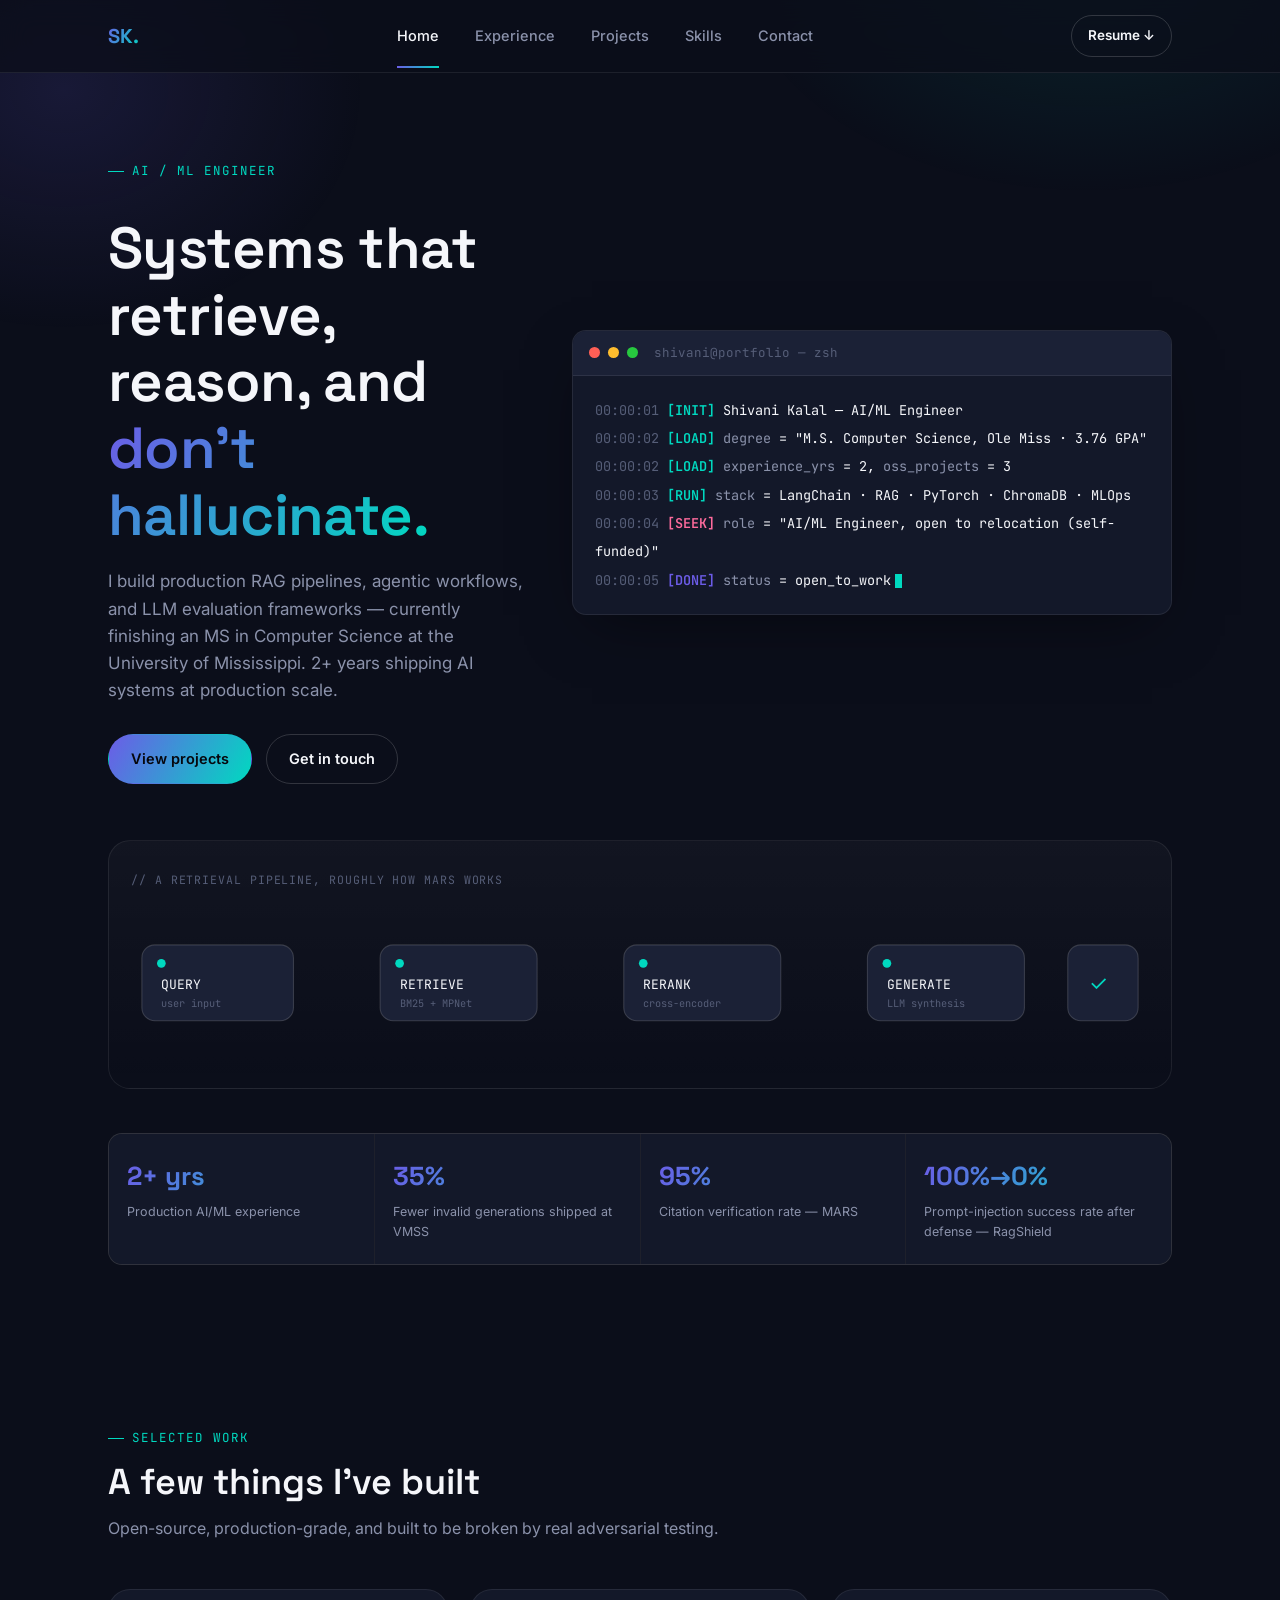
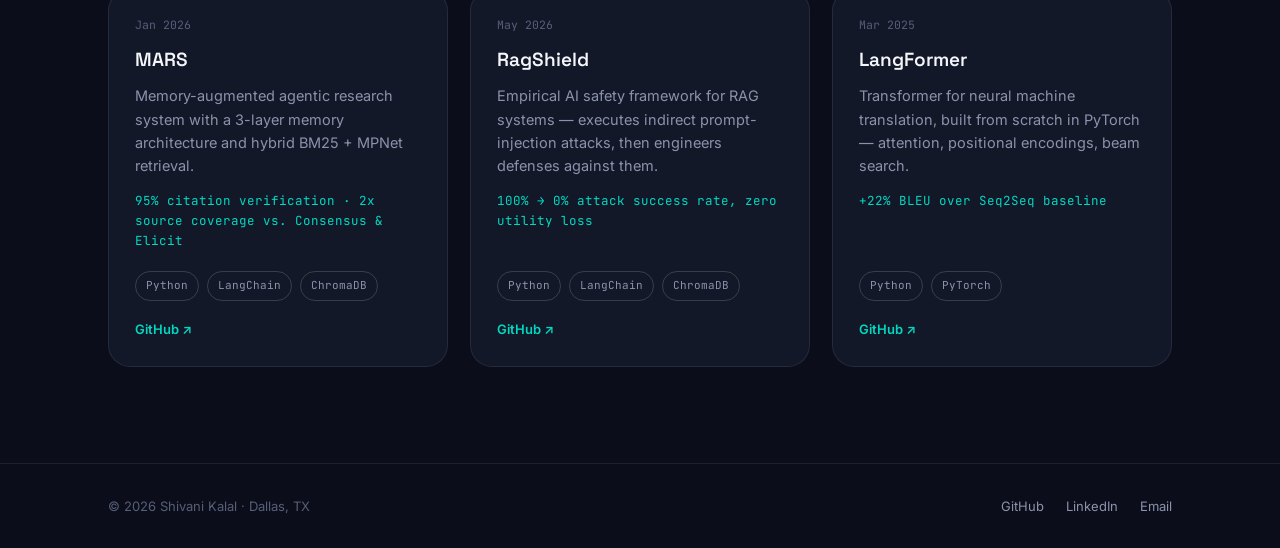
<file: index.html>
<!DOCTYPE html>
<html lang="en">
<head>
<meta charset="UTF-8">
<meta name="viewport" content="width=device-width, initial-scale=1.0">
<title>Shivani Kalal | AI/ML Engineer</title>
<meta name="description" content="Shivani Kalal — AI/ML Engineer building production RAG pipelines, agentic systems, and LLM evaluation frameworks.">
<link rel="stylesheet" href="styles.css">
</head>
<body>

<nav class="nav">
  <div class="wrap">
    <a href="index.html" class="logo">SK.</a>
    <ul class="nav-links">
      <li><a href="index.html">Home</a></li>
      <li><a href="experience.html">Experience</a></li>
      <li><a href="projects.html">Projects</a></li>
      <li><a href="skills.html">Skills</a></li>
      <li><a href="contact.html">Contact</a></li>
    </ul>
    <div class="nav-actions">
      <a href="assets/Shivani_Kalal_Resume.pdf" class="btn btn-ghost btn-sm" download>Resume ↓</a>
      <button class="nav-toggle" aria-label="Toggle menu" aria-expanded="false">☰</button>
    </div>
  </div>
</nav>

<header class="hero">
  <div class="wrap">
    <div class="hero-grid">
      <div class="hero-inner">
        <span class="eyebrow">AI / ML Engineer</span>
        <h1>Systems that retrieve, reason, and <span class="grad">don't hallucinate.</span></h1>
        <p class="hero-sub">I build production RAG pipelines, agentic workflows, and LLM evaluation frameworks — currently finishing an MS in Computer Science at the University of Mississippi. 2+ years shipping AI systems at production scale.</p>
        <div class="hero-actions">
          <a href="projects.html" class="btn btn-primary">View projects</a>
          <a href="contact.html" class="btn btn-ghost">Get in touch</a>
        </div>
      </div>

      <div class="terminal">
        <div class="terminal-bar">
          <span class="terminal-dot red"></span>
          <span class="terminal-dot yellow"></span>
          <span class="terminal-dot green"></span>
          <span class="terminal-title">shivani@portfolio — zsh</span>
        </div>
        <div class="terminal-body">
          <div class="terminal-line"><span class="t-time">00:00:01</span> <span class="t-tag">[INIT]</span> Shivani Kalal — AI/ML Engineer</div>
          <div class="terminal-line"><span class="t-time">00:00:02</span> <span class="t-tag">[LOAD]</span> <span class="t-key">degree</span> = <span class="t-val">"M.S. Computer Science, Ole Miss · 3.76 GPA"</span></div>
          <div class="terminal-line"><span class="t-time">00:00:02</span> <span class="t-tag">[LOAD]</span> <span class="t-key">experience_yrs</span> = <span class="t-val">2</span>, <span class="t-key">oss_projects</span> = <span class="t-val">3</span></div>
          <div class="terminal-line"><span class="t-time">00:00:03</span> <span class="t-tag">[RUN]</span> <span class="t-key">stack</span> = <span class="t-val">LangChain · RAG · PyTorch · ChromaDB · MLOps</span></div>
          <div class="terminal-line"><span class="t-time">00:00:04</span> <span class="t-tag seek">[SEEK]</span> <span class="t-key">role</span> = <span class="t-val">"AI/ML Engineer, open to relocation (self-funded)"</span></div>
          <div class="terminal-line"><span class="t-time">00:00:05</span> <span class="t-tag done">[DONE]</span> <span class="t-key">status</span> = <span class="t-val">open_to_work</span><span class="t-cursor"></span></div>
        </div>
      </div>
    </div>

    <div class="pipeline">
      <div class="pipeline-label">// a retrieval pipeline, roughly how MARS works</div>
      <svg viewBox="0 0 940 140" xmlns="http://www.w3.org/2000/svg" role="img" aria-label="Diagram of a retrieval pipeline: query, retrieve, rerank, generate, verify">
        <defs>
          <linearGradient id="pl-grad" x1="0" y1="0" x2="1" y2="0">
            <stop offset="0%" stop-color="#6C5CE7"/>
            <stop offset="100%" stop-color="#00D9C0"/>
          </linearGradient>
        </defs>

        <!-- connecting lines -->
        <path class="pl-line" d="M150,70 L225,70"/>
        <path class="pl-line" d="M375,70 L450,70"/>
        <path class="pl-line" d="M600,70 L675,70"/>
        <path class="pl-line" d="M825,70 L860,70"/>

        <!-- node 1: query -->
        <g class="pl-n1">
          <rect class="pl-node-bg" x="10" y="35" width="140" height="70" rx="12"/>
          <circle class="pl-dot" cx="28" cy="52" r="4" fill="#00D9C0"/>
          <text class="pl-node-label" x="28" y="76">QUERY</text>
          <text class="pl-node-sub" x="28" y="92">user input</text>
        </g>

        <!-- node 2: retrieve -->
        <g class="pl-n2">
          <rect class="pl-node-bg" x="230" y="35" width="145" height="70" rx="12"/>
          <circle class="pl-dot" cx="248" cy="52" r="4" fill="#00D9C0"/>
          <text class="pl-node-label" x="248" y="76">RETRIEVE</text>
          <text class="pl-node-sub" x="248" y="92">BM25 + MPNet</text>
        </g>

        <!-- node 3: rerank -->
        <g class="pl-n3">
          <rect class="pl-node-bg" x="455" y="35" width="145" height="70" rx="12"/>
          <circle class="pl-dot" cx="473" cy="52" r="4" fill="#00D9C0"/>
          <text class="pl-node-label" x="473" y="76">RERANK</text>
          <text class="pl-node-sub" x="473" y="92">cross-encoder</text>
        </g>

        <!-- node 4: generate -->
        <g class="pl-n4">
          <rect class="pl-node-bg" x="680" y="35" width="145" height="70" rx="12"/>
          <circle class="pl-dot" cx="698" cy="52" r="4" fill="#00D9C0"/>
          <text class="pl-node-label" x="698" y="76">GENERATE</text>
          <text class="pl-node-sub" x="698" y="92">LLM synthesis</text>
        </g>

        <!-- node 5: verify -->
        <g class="pl-n5">
          <rect class="pl-node-bg" x="865" y="35" width="65" height="70" rx="12" stroke="#00D9C0"/>
          <text class="pl-check" x="885" y="78" font-size="20" fill="#00D9C0">✓</text>
        </g>
      </svg>
    </div>

    <div class="stat-strip">
      <div class="stat">
        <div class="num">2+ yrs</div>
        <div class="label">Production AI/ML experience</div>
      </div>
      <div class="stat">
        <div class="num">35%</div>
        <div class="label">Fewer invalid generations shipped at VMSS</div>
      </div>
      <div class="stat">
        <div class="num">95%</div>
        <div class="label">Citation verification rate — MARS</div>
      </div>
      <div class="stat">
        <div class="num">100%→0%</div>
        <div class="label">Prompt-injection success rate after defense — RagShield</div>
      </div>
    </div>
  </div>
</header>

<section id="featured-projects">
  <div class="wrap">
    <div class="section-head">
      <span class="eyebrow">Selected work</span>
      <h2>A few things I've built</h2>
      <p>Open-source, production-grade, and built to be broken by real adversarial testing.</p>
    </div>

    <div class="card-grid">
      <div class="card">
        <div class="card-top">
          <span class="card-date">Jan 2026</span>
        </div>
        <h3>MARS</h3>
        <p>Memory-augmented agentic research system with a 3-layer memory architecture and hybrid BM25 + MPNet retrieval.</p>
        <span class="metric">95% citation verification · 2x source coverage vs. Consensus &amp; Elicit</span>
        <div class="tag-row">
          <span class="tag">Python</span>
          <span class="tag">LangChain</span>
          <span class="tag">ChromaDB</span>
        </div>
        <div class="card-links">
          <a href="https://github.com/Shivani176" target="_blank" rel="noopener">GitHub ↗</a>
        </div>
      </div>

      <div class="card">
        <div class="card-top">
          <span class="card-date">May 2026</span>
        </div>
        <h3>RagShield</h3>
        <p>Empirical AI safety framework for RAG systems — executes indirect prompt-injection attacks, then engineers defenses against them.</p>
        <span class="metric">100% → 0% attack success rate, zero utility loss</span>
        <div class="tag-row">
          <span class="tag">Python</span>
          <span class="tag">LangChain</span>
          <span class="tag">ChromaDB</span>
        </div>
        <div class="card-links">
          <a href="https://github.com/Shivani176" target="_blank" rel="noopener">GitHub ↗</a>
        </div>
      </div>

      <div class="card">
        <div class="card-top">
          <span class="card-date">Mar 2025</span>
        </div>
        <h3>LangFormer</h3>
        <p>Transformer for neural machine translation, built from scratch in PyTorch — attention, positional encodings, beam search.</p>
        <span class="metric">+22% BLEU over Seq2Seq baseline</span>
        <div class="tag-row">
          <span class="tag">Python</span>
          <span class="tag">PyTorch</span>
        </div>
        <div class="card-links">
          <a href="https://github.com/Shivani176" target="_blank" rel="noopener">GitHub ↗</a>
        </div>
      </div>
    </div>
  </div>
</section>

<footer>
  <div class="wrap">
    <span class="footer-note">© 2026 Shivani Kalal · Dallas, TX</span>
    <div class="footer-links">
      <a href="https://github.com/Shivani176" target="_blank" rel="noopener">GitHub</a>
      <a href="https://linkedin.com/in/shivani-rk" target="_blank" rel="noopener">LinkedIn</a>
      <a href="mailto:shivani.rk06@gmail.com">Email</a>
    </div>
  </div>
</footer>

<script src="script.js"></script>
</body>
</html>
</file>
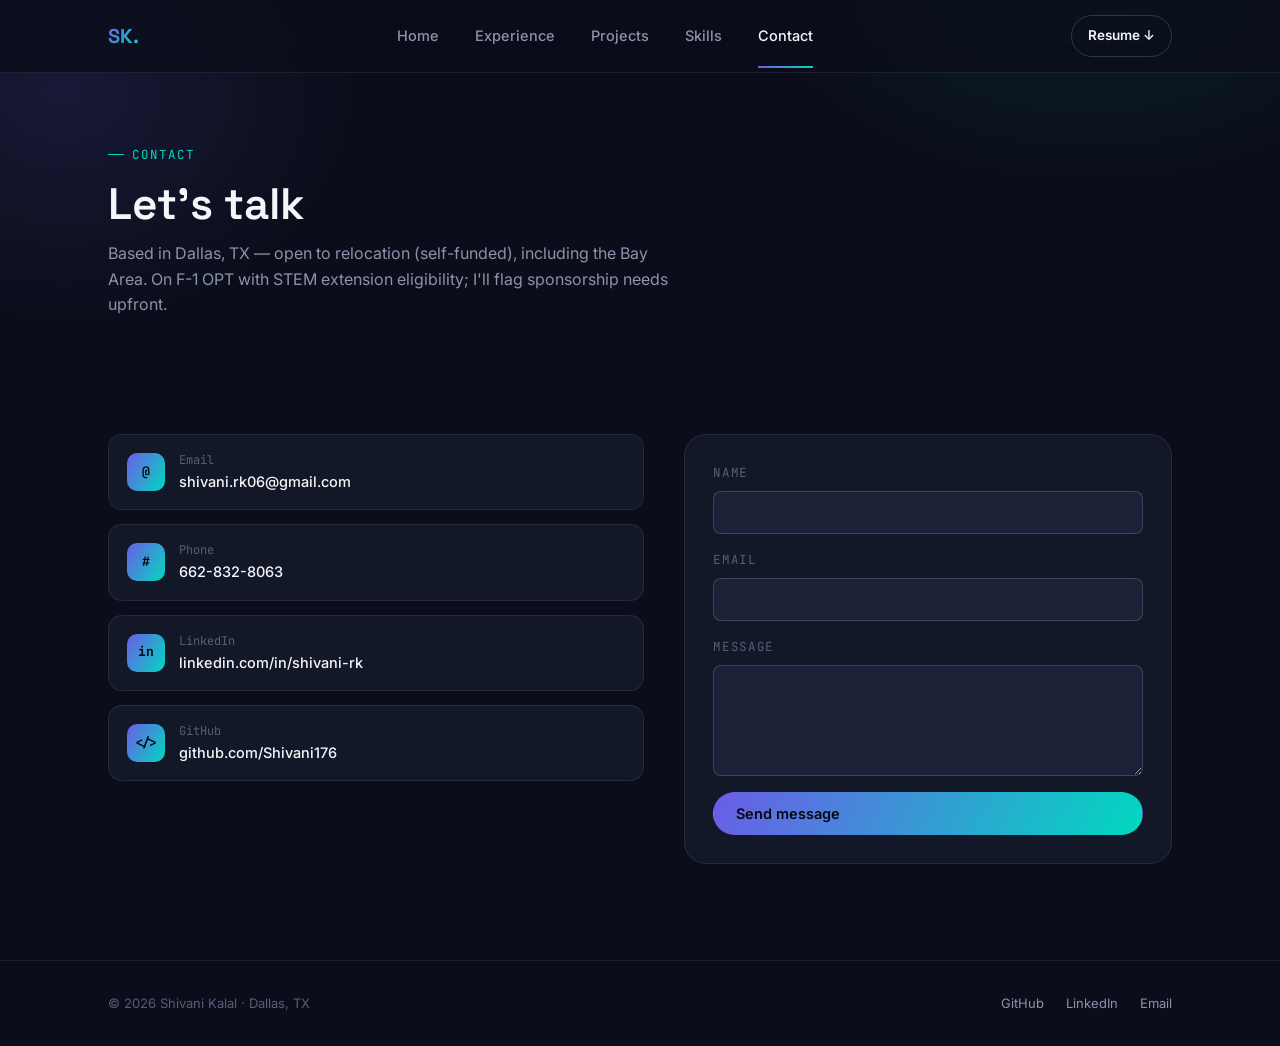
<file: contact.html>
<!DOCTYPE html>
<html lang="en">
<head>
<meta charset="UTF-8">
<meta name="viewport" content="width=device-width, initial-scale=1.0">
<title>Contact | Shivani Kalal</title>
<link rel="stylesheet" href="styles.css">
</head>
<body>

<nav class="nav">
  <div class="wrap">
    <a href="index.html" class="logo">SK.</a>
    <ul class="nav-links">
      <li><a href="index.html">Home</a></li>
      <li><a href="experience.html">Experience</a></li>
      <li><a href="projects.html">Projects</a></li>
      <li><a href="skills.html">Skills</a></li>
      <li><a href="contact.html">Contact</a></li>
    </ul>
    <div class="nav-actions">
      <a href="assets/Shivani_Kalal_Resume.pdf" class="btn btn-ghost btn-sm" download>Resume ↓</a>
      <button class="nav-toggle" aria-label="Toggle menu" aria-expanded="false">☰</button>
    </div>
  </div>
</nav>

<header class="page-hero">
  <div class="wrap">
    <span class="eyebrow">Contact</span>
    <h1>Let's talk</h1>
    <p>Based in Dallas, TX — open to relocation (self-funded), including the Bay Area. On F-1 OPT with STEM extension eligibility; I'll flag sponsorship needs upfront.</p>
  </div>
</header>

<section>
  <div class="wrap">
    <div class="contact-grid">

      <div class="contact-cards">
        <a class="contact-card" href="mailto:shivani.rk06@gmail.com">
          <div class="contact-icon">@</div>
          <div class="contact-meta">
            <div class="k">Email</div>
            <div class="v">shivani.rk06@gmail.com</div>
          </div>
        </a>

        <a class="contact-card" href="tel:+16628328063">
          <div class="contact-icon">#</div>
          <div class="contact-meta">
            <div class="k">Phone</div>
            <div class="v">662-832-8063</div>
          </div>
        </a>

        <a class="contact-card" href="https://linkedin.com/in/shivani-rk" target="_blank" rel="noopener">
          <div class="contact-icon">in</div>
          <div class="contact-meta">
            <div class="k">LinkedIn</div>
            <div class="v">linkedin.com/in/shivani-rk</div>
          </div>
        </a>

        <a class="contact-card" href="https://github.com/Shivani176" target="_blank" rel="noopener">
          <div class="contact-icon">&lt;/&gt;</div>
          <div class="contact-meta">
            <div class="k">GitHub</div>
            <div class="v">github.com/Shivani176</div>
          </div>
        </a>
      </div>

      <form class="form" id="contact-form">
        <div class="field">
          <label for="name">Name</label>
          <input type="text" id="name" name="name" required>
        </div>
        <div class="field">
          <label for="email">Email</label>
          <input type="email" id="email" name="email" required>
        </div>
        <div class="field">
          <label for="message">Message</label>
          <textarea id="message" name="message" rows="5" required></textarea>
        </div>
        <button type="submit" class="btn btn-primary">Send message</button>
      </form>

    </div>
  </div>
</section>

<footer>
  <div class="wrap">
    <span class="footer-note">© 2026 Shivani Kalal · Dallas, TX</span>
    <div class="footer-links">
      <a href="https://github.com/Shivani176" target="_blank" rel="noopener">GitHub</a>
      <a href="https://linkedin.com/in/shivani-rk" target="_blank" rel="noopener">LinkedIn</a>
      <a href="mailto:shivani.rk06@gmail.com">Email</a>
    </div>
  </div>
</footer>

<script src="script.js"></script>
</body>
</html>
</file>
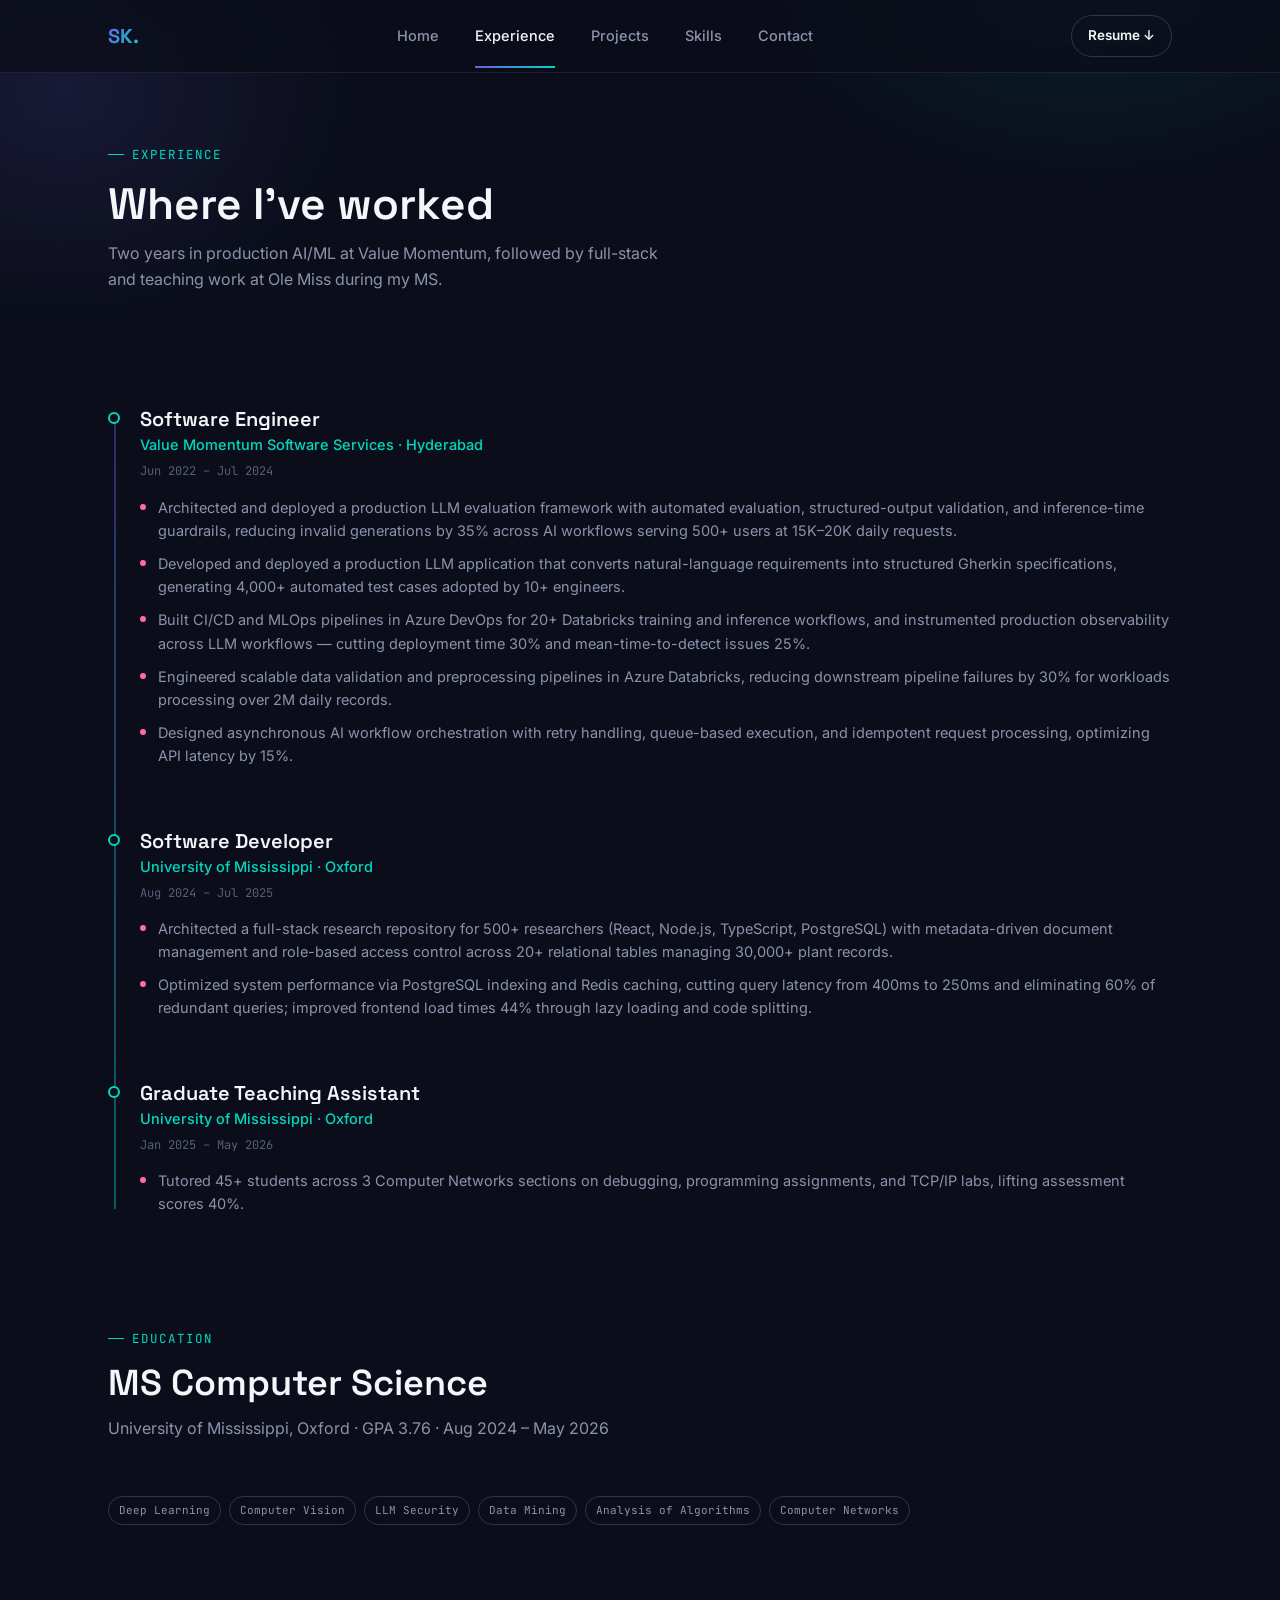
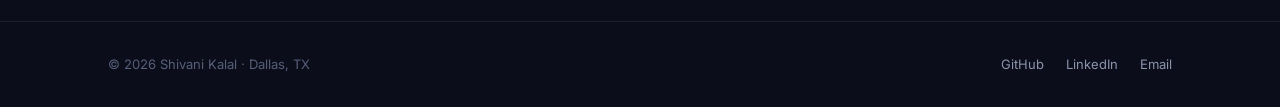
<file: experience.html>
<!DOCTYPE html>
<html lang="en">
<head>
<meta charset="UTF-8">
<meta name="viewport" content="width=device-width, initial-scale=1.0">
<title>Experience | Shivani Kalal</title>
<link rel="stylesheet" href="styles.css">
</head>
<body>

<nav class="nav">
  <div class="wrap">
    <a href="index.html" class="logo">SK.</a>
    <ul class="nav-links">
      <li><a href="index.html">Home</a></li>
      <li><a href="experience.html">Experience</a></li>
      <li><a href="projects.html">Projects</a></li>
      <li><a href="skills.html">Skills</a></li>
      <li><a href="contact.html">Contact</a></li>
    </ul>
    <div class="nav-actions">
      <a href="assets/Shivani_Kalal_Resume.pdf" class="btn btn-ghost btn-sm" download>Resume ↓</a>
      <button class="nav-toggle" aria-label="Toggle menu" aria-expanded="false">☰</button>
    </div>
  </div>
</nav>

<header class="page-hero">
  <div class="wrap">
    <span class="eyebrow">Experience</span>
    <h1>Where I've worked</h1>
    <p>Two years in production AI/ML at Value Momentum, followed by full-stack and teaching work at Ole Miss during my MS.</p>
  </div>
</header>

<section>
  <div class="wrap">
    <div class="timeline">

      <div class="tl-item">
        <h3 class="tl-role">Software Engineer</h3>
        <div class="tl-org">Value Momentum Software Services · Hyderabad</div>
        <div class="tl-date">Jun 2022 – Jul 2024</div>
        <ul class="tl-bullets">
          <li>Architected and deployed a production LLM evaluation framework with automated evaluation, structured-output validation, and inference-time guardrails, reducing invalid generations by 35% across AI workflows serving 500+ users at 15K–20K daily requests.</li>
          <li>Developed and deployed a production LLM application that converts natural-language requirements into structured Gherkin specifications, generating 4,000+ automated test cases adopted by 10+ engineers.</li>
          <li>Built CI/CD and MLOps pipelines in Azure DevOps for 20+ Databricks training and inference workflows, and instrumented production observability across LLM workflows — cutting deployment time 30% and mean-time-to-detect issues 25%.</li>
          <li>Engineered scalable data validation and preprocessing pipelines in Azure Databricks, reducing downstream pipeline failures by 30% for workloads processing over 2M daily records.</li>
          <li>Designed asynchronous AI workflow orchestration with retry handling, queue-based execution, and idempotent request processing, optimizing API latency by 15%.</li>
        </ul>
      </div>

      <div class="tl-item">
        <h3 class="tl-role">Software Developer</h3>
        <div class="tl-org">University of Mississippi · Oxford</div>
        <div class="tl-date">Aug 2024 – Jul 2025</div>
        <ul class="tl-bullets">
          <li>Architected a full-stack research repository for 500+ researchers (React, Node.js, TypeScript, PostgreSQL) with metadata-driven document management and role-based access control across 20+ relational tables managing 30,000+ plant records.</li>
          <li>Optimized system performance via PostgreSQL indexing and Redis caching, cutting query latency from 400ms to 250ms and eliminating 60% of redundant queries; improved frontend load times 44% through lazy loading and code splitting.</li>
        </ul>
      </div>

      <div class="tl-item">
        <h3 class="tl-role">Graduate Teaching Assistant</h3>
        <div class="tl-org">University of Mississippi · Oxford</div>
        <div class="tl-date">Jan 2025 – May 2026</div>
        <ul class="tl-bullets">
          <li>Tutored 45+ students across 3 Computer Networks sections on debugging, programming assignments, and TCP/IP labs, lifting assessment scores 40%.</li>
        </ul>
      </div>

    </div>
  </div>
</section>

<section style="padding-top:0;">
  <div class="wrap">
    <div class="section-head">
      <span class="eyebrow">Education</span>
      <h2>MS Computer Science</h2>
      <p>University of Mississippi, Oxford · GPA 3.76 · Aug 2024 – May 2026</p>
    </div>
    <div class="tag-row">
      <span class="tag">Deep Learning</span>
      <span class="tag">Computer Vision</span>
      <span class="tag">LLM Security</span>
      <span class="tag">Data Mining</span>
      <span class="tag">Analysis of Algorithms</span>
      <span class="tag">Computer Networks</span>
    </div>
  </div>
</section>

<footer>
  <div class="wrap">
    <span class="footer-note">© 2026 Shivani Kalal · Dallas, TX</span>
    <div class="footer-links">
      <a href="https://github.com/Shivani176" target="_blank" rel="noopener">GitHub</a>
      <a href="https://linkedin.com/in/shivani-rk" target="_blank" rel="noopener">LinkedIn</a>
      <a href="mailto:shivani.rk06@gmail.com">Email</a>
    </div>
  </div>
</footer>

<script src="script.js"></script>
</body>
</html>
</file>
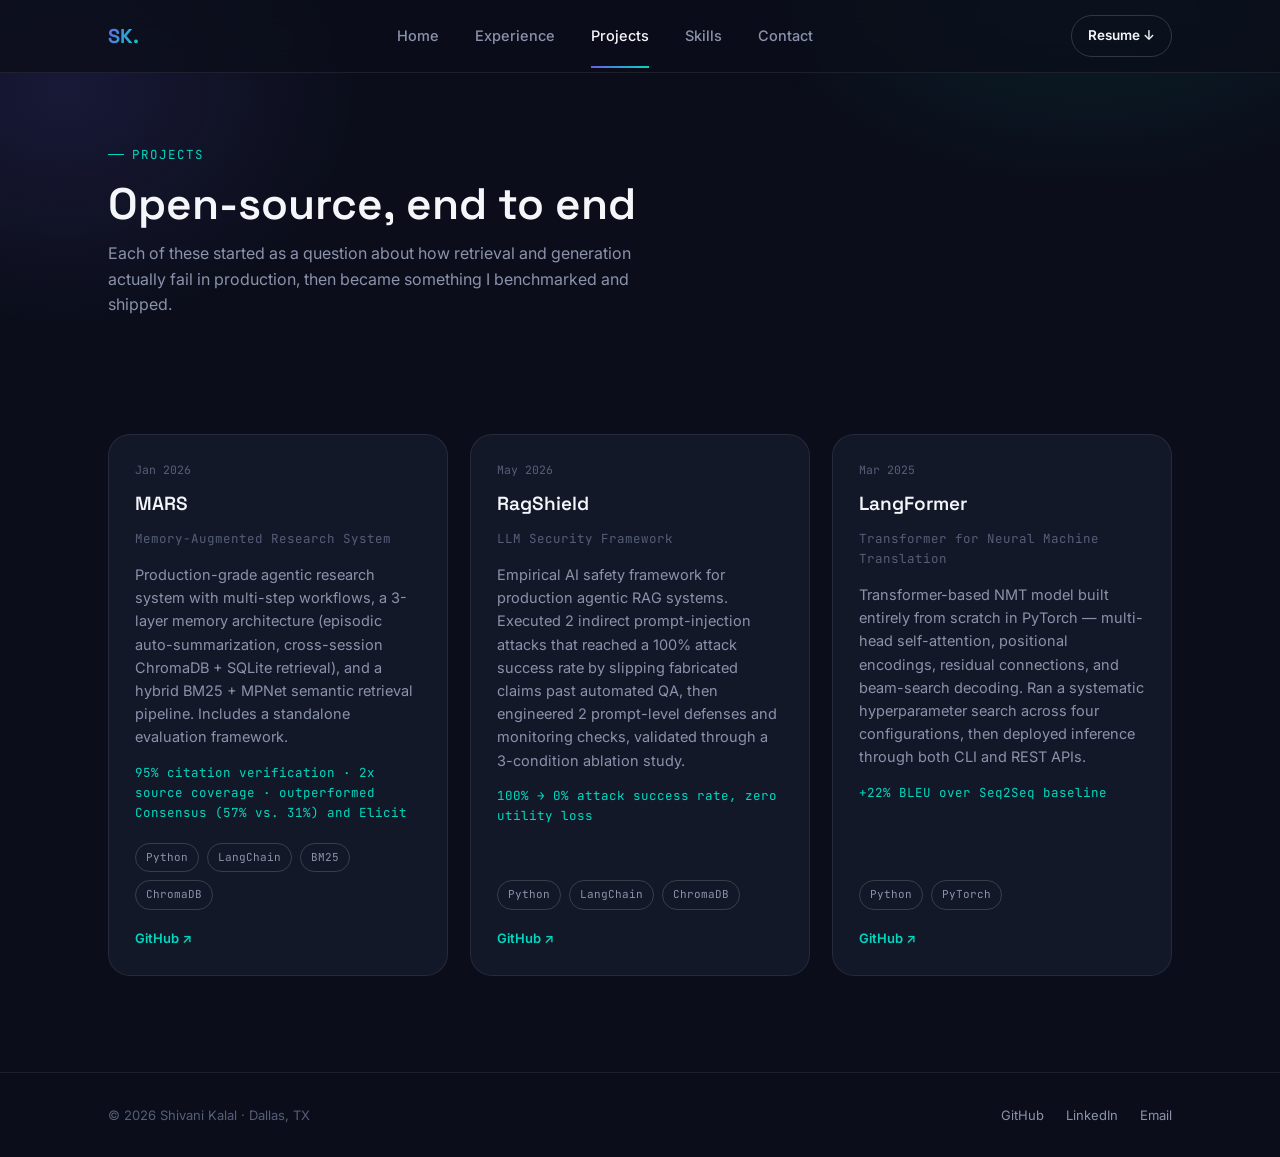
<file: projects.html>
<!DOCTYPE html>
<html lang="en">
<head>
<meta charset="UTF-8">
<meta name="viewport" content="width=device-width, initial-scale=1.0">
<title>Projects | Shivani Kalal</title>
<link rel="stylesheet" href="styles.css">
</head>
<body>

<nav class="nav">
  <div class="wrap">
    <a href="index.html" class="logo">SK.</a>
    <ul class="nav-links">
      <li><a href="index.html">Home</a></li>
      <li><a href="experience.html">Experience</a></li>
      <li><a href="projects.html">Projects</a></li>
      <li><a href="skills.html">Skills</a></li>
      <li><a href="contact.html">Contact</a></li>
    </ul>
    <div class="nav-actions">
      <a href="assets/Shivani_Kalal_Resume.pdf" class="btn btn-ghost btn-sm" download>Resume ↓</a>
      <button class="nav-toggle" aria-label="Toggle menu" aria-expanded="false">☰</button>
    </div>
  </div>
</nav>

<header class="page-hero">
  <div class="wrap">
    <span class="eyebrow">Projects</span>
    <h1>Open-source, end to end</h1>
    <p>Each of these started as a question about how retrieval and generation actually fail in production, then became something I benchmarked and shipped.</p>
  </div>
</header>

<section>
  <div class="wrap">
    <div class="card-grid">

      <div class="card">
        <div class="card-top"><span class="card-date">Jan 2026</span></div>
        <h3>MARS</h3>
        <p style="color:var(--text-dim); font-size:12.5px; font-family:var(--font-mono);">Memory-Augmented Research System</p>
        <p>Production-grade agentic research system with multi-step workflows, a 3-layer memory architecture (episodic auto-summarization, cross-session ChromaDB + SQLite retrieval), and a hybrid BM25 + MPNet semantic retrieval pipeline. Includes a standalone evaluation framework.</p>
        <span class="metric">95% citation verification · 2x source coverage · outperformed Consensus (57% vs. 31%) and Elicit</span>
        <div class="tag-row">
          <span class="tag">Python</span>
          <span class="tag">LangChain</span>
          <span class="tag">BM25</span>
          <span class="tag">ChromaDB</span>
        </div>
        <div class="card-links">
          <a href="https://github.com/Shivani176" target="_blank" rel="noopener">GitHub ↗</a>
        </div>
      </div>

      <div class="card">
        <div class="card-top"><span class="card-date">May 2026</span></div>
        <h3>RagShield</h3>
        <p style="color:var(--text-dim); font-size:12.5px; font-family:var(--font-mono);">LLM Security Framework</p>
        <p>Empirical AI safety framework for production agentic RAG systems. Executed 2 indirect prompt-injection attacks that reached a 100% attack success rate by slipping fabricated claims past automated QA, then engineered 2 prompt-level defenses and monitoring checks, validated through a 3-condition ablation study.</p>
        <span class="metric">100% → 0% attack success rate, zero utility loss</span>
        <div class="tag-row">
          <span class="tag">Python</span>
          <span class="tag">LangChain</span>
          <span class="tag">ChromaDB</span>
        </div>
        <div class="card-links">
          <a href="https://github.com/Shivani176" target="_blank" rel="noopener">GitHub ↗</a>
        </div>
      </div>

      <div class="card">
        <div class="card-top"><span class="card-date">Mar 2025</span></div>
        <h3>LangFormer</h3>
        <p style="color:var(--text-dim); font-size:12.5px; font-family:var(--font-mono);">Transformer for Neural Machine Translation</p>
        <p>Transformer-based NMT model built entirely from scratch in PyTorch — multi-head self-attention, positional encodings, residual connections, and beam-search decoding. Ran a systematic hyperparameter search across four configurations, then deployed inference through both CLI and REST APIs.</p>
        <span class="metric">+22% BLEU over Seq2Seq baseline</span>
        <div class="tag-row">
          <span class="tag">Python</span>
          <span class="tag">PyTorch</span>
        </div>
        <div class="card-links">
          <a href="https://github.com/Shivani176" target="_blank" rel="noopener">GitHub ↗</a>
        </div>
      </div>

    </div>
  </div>
</section>

<footer>
  <div class="wrap">
    <span class="footer-note">© 2026 Shivani Kalal · Dallas, TX</span>
    <div class="footer-links">
      <a href="https://github.com/Shivani176" target="_blank" rel="noopener">GitHub</a>
      <a href="https://linkedin.com/in/shivani-rk" target="_blank" rel="noopener">LinkedIn</a>
      <a href="mailto:shivani.rk06@gmail.com">Email</a>
    </div>
  </div>
</footer>

<script src="script.js"></script>
</body>
</html>
</file>
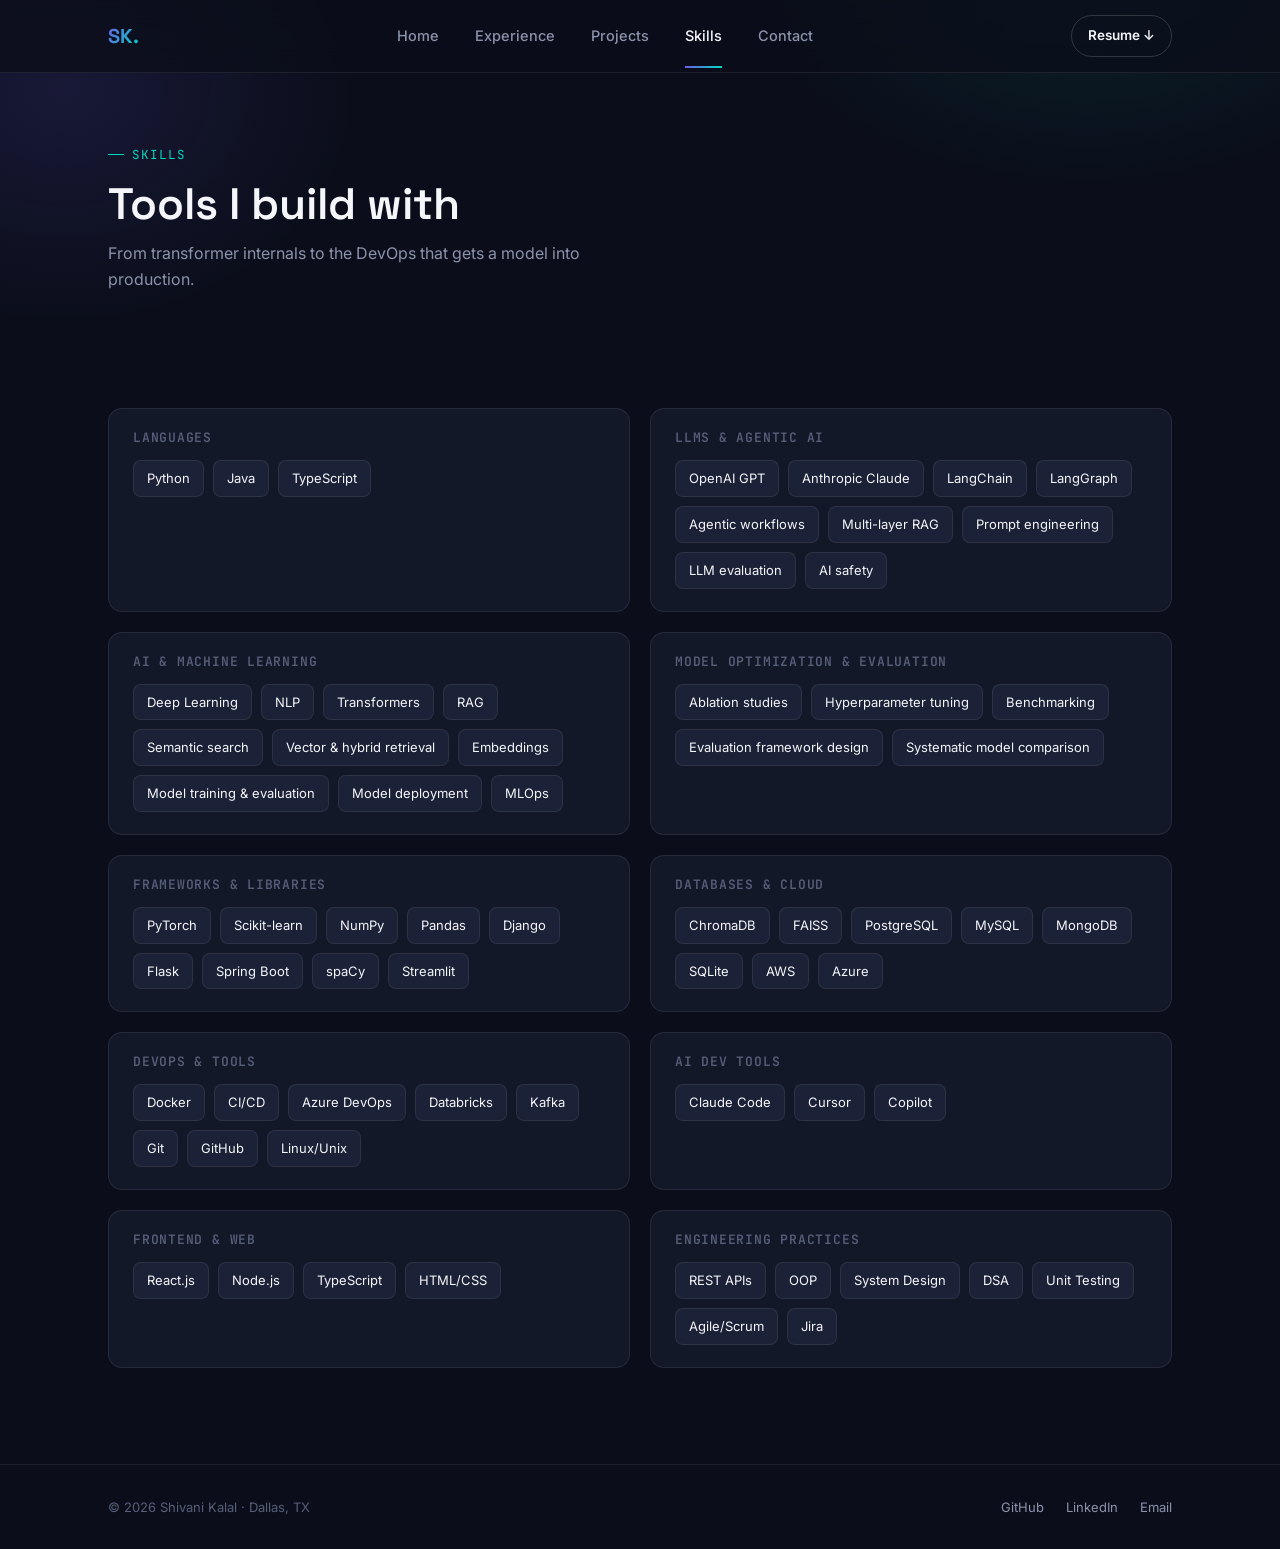
<file: skills.html>
<!DOCTYPE html>
<html lang="en">
<head>
<meta charset="UTF-8">
<meta name="viewport" content="width=device-width, initial-scale=1.0">
<title>Skills | Shivani Kalal</title>
<link rel="stylesheet" href="styles.css">
</head>
<body>

<nav class="nav">
  <div class="wrap">
    <a href="index.html" class="logo">SK.</a>
    <ul class="nav-links">
      <li><a href="index.html">Home</a></li>
      <li><a href="experience.html">Experience</a></li>
      <li><a href="projects.html">Projects</a></li>
      <li><a href="skills.html">Skills</a></li>
      <li><a href="contact.html">Contact</a></li>
    </ul>
    <div class="nav-actions">
      <a href="assets/Shivani_Kalal_Resume.pdf" class="btn btn-ghost btn-sm" download>Resume ↓</a>
      <button class="nav-toggle" aria-label="Toggle menu" aria-expanded="false">☰</button>
    </div>
  </div>
</nav>

<header class="page-hero">
  <div class="wrap">
    <span class="eyebrow">Skills</span>
    <h1>Tools I build with</h1>
    <p>From transformer internals to the DevOps that gets a model into production.</p>
  </div>
</header>

<section>
  <div class="wrap">
    <div class="skill-groups">

      <div class="skill-card">
        <h3>Languages</h3>
        <div class="chip-row">
          <span class="chip">Python</span>
          <span class="chip">Java</span>
          <span class="chip">TypeScript</span>
        </div>
      </div>

      <div class="skill-card">
        <h3>LLMs &amp; Agentic AI</h3>
        <div class="chip-row">
          <span class="chip">OpenAI GPT</span>
          <span class="chip">Anthropic Claude</span>
          <span class="chip">LangChain</span>
          <span class="chip">LangGraph</span>
          <span class="chip">Agentic workflows</span>
          <span class="chip">Multi-layer RAG</span>
          <span class="chip">Prompt engineering</span>
          <span class="chip">LLM evaluation</span>
          <span class="chip">AI safety</span>
        </div>
      </div>

      <div class="skill-card">
        <h3>AI &amp; Machine Learning</h3>
        <div class="chip-row">
          <span class="chip">Deep Learning</span>
          <span class="chip">NLP</span>
          <span class="chip">Transformers</span>
          <span class="chip">RAG</span>
          <span class="chip">Semantic search</span>
          <span class="chip">Vector &amp; hybrid retrieval</span>
          <span class="chip">Embeddings</span>
          <span class="chip">Model training &amp; evaluation</span>
          <span class="chip">Model deployment</span>
          <span class="chip">MLOps</span>
        </div>
      </div>

      <div class="skill-card">
        <h3>Model Optimization &amp; Evaluation</h3>
        <div class="chip-row">
          <span class="chip">Ablation studies</span>
          <span class="chip">Hyperparameter tuning</span>
          <span class="chip">Benchmarking</span>
          <span class="chip">Evaluation framework design</span>
          <span class="chip">Systematic model comparison</span>
        </div>
      </div>

      <div class="skill-card">
        <h3>Frameworks &amp; Libraries</h3>
        <div class="chip-row">
          <span class="chip">PyTorch</span>
          <span class="chip">Scikit-learn</span>
          <span class="chip">NumPy</span>
          <span class="chip">Pandas</span>
          <span class="chip">Django</span>
          <span class="chip">Flask</span>
          <span class="chip">Spring Boot</span>
          <span class="chip">spaCy</span>
          <span class="chip">Streamlit</span>
        </div>
      </div>

      <div class="skill-card">
        <h3>Databases &amp; Cloud</h3>
        <div class="chip-row">
          <span class="chip">ChromaDB</span>
          <span class="chip">FAISS</span>
          <span class="chip">PostgreSQL</span>
          <span class="chip">MySQL</span>
          <span class="chip">MongoDB</span>
          <span class="chip">SQLite</span>
          <span class="chip">AWS</span>
          <span class="chip">Azure</span>
        </div>
      </div>

      <div class="skill-card">
        <h3>DevOps &amp; Tools</h3>
        <div class="chip-row">
          <span class="chip">Docker</span>
          <span class="chip">CI/CD</span>
          <span class="chip">Azure DevOps</span>
          <span class="chip">Databricks</span>
          <span class="chip">Kafka</span>
          <span class="chip">Git</span>
          <span class="chip">GitHub</span>
          <span class="chip">Linux/Unix</span>
        </div>
      </div>

      <div class="skill-card">
        <h3>AI Dev Tools</h3>
        <div class="chip-row">
          <span class="chip">Claude Code</span>
          <span class="chip">Cursor</span>
          <span class="chip">Copilot</span>
        </div>
      </div>

      <div class="skill-card">
        <h3>Frontend &amp; Web</h3>
        <div class="chip-row">
          <span class="chip">React.js</span>
          <span class="chip">Node.js</span>
          <span class="chip">TypeScript</span>
          <span class="chip">HTML/CSS</span>
        </div>
      </div>

      <div class="skill-card">
        <h3>Engineering Practices</h3>
        <div class="chip-row">
          <span class="chip">REST APIs</span>
          <span class="chip">OOP</span>
          <span class="chip">System Design</span>
          <span class="chip">DSA</span>
          <span class="chip">Unit Testing</span>
          <span class="chip">Agile/Scrum</span>
          <span class="chip">Jira</span>
        </div>
      </div>

    </div>
  </div>
</section>

<footer>
  <div class="wrap">
    <span class="footer-note">© 2026 Shivani Kalal · Dallas, TX</span>
    <div class="footer-links">
      <a href="https://github.com/Shivani176" target="_blank" rel="noopener">GitHub</a>
      <a href="https://linkedin.com/in/shivani-rk" target="_blank" rel="noopener">LinkedIn</a>
      <a href="mailto:shivani.rk06@gmail.com">Email</a>
    </div>
  </div>
</footer>

<script src="script.js"></script>
</body>
</html>
</file>
<file: styles.css>
/* ============================================
   Shivani Kalal — Portfolio
   Design tokens
   ============================================ */
@import url('https://fonts.googleapis.com/css2?family=Space+Grotesk:wght@500;600;700&family=Inter:wght@400;500;600&family=JetBrains+Mono:wght@400;500&display=swap');

:root{
  --bg:            #0B0E1A;
  --bg-surface:    #131829;
  --bg-surface-2:  #1B2136;
  --border:        rgba(255,255,255,0.08);
  --border-strong: rgba(255,255,255,0.16);

  --text:          #F5F6FA;
  --text-muted:    #8B92AB;
  --text-dim:      #565E78;

  --violet: #6C5CE7;
  --teal:   #00D9C0;
  --coral:  #FF6B9D;

  --grad-primary: linear-gradient(120deg, var(--violet), var(--teal));
  --grad-accent:  linear-gradient(120deg, var(--coral), var(--violet));
  --grad-glow:    radial-gradient(circle, rgba(108,92,231,0.35), transparent 70%);

  --font-display: 'Space Grotesk', sans-serif;
  --font-body:    'Inter', sans-serif;
  --font-mono:    'JetBrains Mono', monospace;

  --radius-sm: 8px;
  --radius-md: 14px;
  --radius-lg: 22px;

  --max-width: 1120px;
}

/* ============================================
   Reset
   ============================================ */
*, *::before, *::after{ box-sizing: border-box; }
html{ scroll-behavior: smooth; }
body{
  margin: 0;
  background: var(--bg);
  color: var(--text);
  font-family: var(--font-body);
  font-size: 16px;
  line-height: 1.6;
  -webkit-font-smoothing: antialiased;
}
img{ max-width: 100%; display: block; }
a{ color: inherit; text-decoration: none; }
ul{ list-style: none; margin: 0; padding: 0; }
h1,h2,h3,h4{ font-family: var(--font-display); font-weight: 600; margin: 0; line-height: 1.15; }
p{ margin: 0; }
button{ font-family: inherit; cursor: pointer; }

:focus-visible{
  outline: 2px solid var(--teal);
  outline-offset: 3px;
  border-radius: 4px;
}

@media (prefers-reduced-motion: reduce){
  *{ animation-duration: 0.01ms !important; animation-iteration-count: 1 !important; transition-duration: 0.01ms !important; scroll-behavior: auto !important; }
}

/* ============================================
   Background atmosphere
   ============================================ */
body::before{
  content: "";
  position: fixed;
  inset: 0;
  background:
    radial-gradient(600px 400px at 85% -5%, rgba(0,217,192,0.10), transparent 60%),
    radial-gradient(500px 400px at 5% 10%, rgba(108,92,231,0.14), transparent 60%);
  pointer-events: none;
  z-index: 0;
}

/* ============================================
   Layout helpers
   ============================================ */
.wrap{
  max-width: var(--max-width);
  margin: 0 auto;
  padding: 0 28px;
  position: relative;
  z-index: 1;
}
section{ padding: 96px 0; position: relative; z-index: 1; }
.section-head{ margin-bottom: 48px; max-width: 620px; }
.eyebrow{
  display: inline-flex;
  align-items: center;
  gap: 8px;
  font-family: var(--font-mono);
  font-size: 12.5px;
  letter-spacing: 0.08em;
  text-transform: uppercase;
  color: var(--teal);
  margin-bottom: 14px;
}
.eyebrow::before{
  content: "";
  width: 16px; height: 1px;
  background: var(--teal);
}
.section-head h2{ font-size: clamp(26px, 3.4vw, 36px); margin-bottom: 12px; }
.section-head p{ color: var(--text-muted); font-size: 16px; }

/* ============================================
   Nav
   ============================================ */
.nav{
  position: sticky; top: 0; z-index: 50;
  background: rgba(11,14,26,0.75);
  backdrop-filter: blur(14px);
  border-bottom: 1px solid var(--border);
}
.nav .wrap{
  display: flex; align-items: center; justify-content: space-between;
  height: 72px;
}
.logo{
  font-family: var(--font-display);
  font-weight: 700;
  font-size: 20px;
  background: var(--grad-primary);
  -webkit-background-clip: text;
  background-clip: text;
  color: transparent;
}
.nav-links{
  display: flex;
  align-items: center;
  gap: 36px;
}
.nav-links a{
  font-size: 14.5px;
  color: var(--text-muted);
  font-weight: 500;
  transition: color 0.2s ease;
  position: relative;
}
.nav-links a:hover, .nav-links a.active{ color: var(--text); }
.nav-links a.active::after{
  content: "";
  position: absolute;
  left: 0; right: 0; bottom: -24px;
  height: 2px;
  background: var(--grad-primary);
}
.nav-actions{ display: flex; align-items: center; gap: 14px; }
.nav-toggle{
  display: none;
  background: none; border: 1px solid var(--border-strong);
  border-radius: var(--radius-sm);
  width: 40px; height: 40px;
  color: var(--text);
  align-items: center; justify-content: center;
}

/* ============================================
   Buttons
   ============================================ */
.btn{
  display: inline-flex;
  align-items: center;
  gap: 8px;
  padding: 12px 22px;
  border-radius: 999px;
  font-size: 14.5px;
  font-weight: 600;
  border: 1px solid transparent;
  transition: transform 0.2s ease, box-shadow 0.2s ease, border-color 0.2s ease, background 0.2s ease;
  white-space: nowrap;
}
.btn-primary{
  background: var(--grad-primary);
  color: #06070D;
}
.btn-primary:hover{ transform: translateY(-2px); box-shadow: 0 10px 30px -8px rgba(0,217,192,0.45); }
.btn-ghost{
  background: transparent;
  border-color: var(--border-strong);
  color: var(--text);
}
.btn-ghost:hover{ border-color: var(--teal); color: var(--teal); transform: translateY(-2px); }
.btn-sm{ padding: 9px 16px; font-size: 13.5px; }

/* ============================================
   Hero
   ============================================ */
.hero{ padding: 88px 0 60px; }
.hero-grid{
  display: grid;
  grid-template-columns: 0.9fr 1.3fr;
  gap: 48px;
  align-items: center;
}
.hero-inner{ display: grid; gap: 20px; max-width: 560px; }
.hero h1{
  font-size: clamp(36px, 5.6vw, 58px);
  letter-spacing: -0.01em;
}
.hero h1 .grad{
  background: var(--grad-primary);
  -webkit-background-clip: text; background-clip: text; color: transparent;
}
.hero-sub{
  font-size: 17px;
  color: var(--text-muted);
  max-width: 560px;
}
.hero-actions{ display: flex; gap: 14px; flex-wrap: wrap; margin-top: 10px; }

/* Terminal intro block */
.terminal{
  background: var(--bg-surface);
  border: 1px solid var(--border);
  border-radius: var(--radius-md);
  overflow: hidden;
  box-shadow: 0 20px 60px -20px rgba(0,0,0,0.5);
}
.terminal-bar{
  display: flex; align-items: center; gap: 8px;
  padding: 12px 16px;
  background: var(--bg-surface-2);
  border-bottom: 1px solid var(--border);
}
.terminal-dot{ width: 11px; height: 11px; border-radius: 50%; }
.terminal-dot.red{ background: #FF5F56; }
.terminal-dot.yellow{ background: #FFBD2E; }
.terminal-dot.green{ background: #27C93F; }
.terminal-title{ margin-left: 8px; font-family: var(--font-mono); font-size: 12.5px; color: var(--text-dim); }
.terminal-body{ padding: 20px 22px; font-family: var(--font-mono); font-size: 13.5px; line-height: 2.1; overflow-x: auto; }
.terminal-line{ white-space: pre-wrap; word-break: break-word; }   /* was: white-space: pre; */
.t-time{ color: var(--text-dim); }
.t-tag{ color: var(--teal); font-weight: 600; }
.t-tag.seek{ color: var(--coral); }
.t-tag.done{ color: var(--violet); }
.t-key{ color: var(--text-muted); }
.t-val{ color: var(--text); }
.t-cursor{
  display: inline-block; width: 7px; height: 14px;
  background: var(--teal); margin-left: 4px;
  animation: t-blink 1s steps(1) infinite;
  vertical-align: middle;
}
@keyframes t-blink{ 50%{ opacity: 0; } }

/* Pipeline diagram */
.pipeline{
  margin-top: 56px;
  padding: 30px 22px 22px;
  border: 1px solid var(--border);
  border-radius: var(--radius-lg);
  background: linear-gradient(180deg, rgba(255,255,255,0.03), rgba(255,255,255,0));
  overflow-x: auto;
}
.pipeline-label{
  font-family: var(--font-mono);
  font-size: 11.5px;
  color: var(--text-dim);
  text-transform: uppercase;
  letter-spacing: 0.08em;
  margin-bottom: 18px;
}
.pipeline svg{ width: 100%; height: auto; min-width: 560px; }
.pl-node-bg{ fill: var(--bg-surface-2); stroke: var(--border-strong); stroke-width: 1; }
.pl-node-label{ fill: var(--text); font-family: var(--font-mono); font-size: 12px; }
.pl-node-sub{ fill: var(--text-dim); font-family: var(--font-mono); font-size: 9.5px; }
.pl-dot{ animation: pl-pulse 3.6s ease-in-out infinite; }
.pl-line{
  stroke: url(#pl-grad);
  stroke-width: 2;
  fill: none;
  stroke-dasharray: 6 7;
  animation: pl-flow 1.4s linear infinite;
}
.pl-check{ animation: pl-pulse 3.6s ease-in-out infinite; animation-delay: 2.6s; }

@keyframes pl-flow{ to{ stroke-dashoffset: -26; } }
@keyframes pl-pulse{
  0%, 100%{ opacity: 0.35; }
  8%, 18%{ opacity: 1; }
}
.pl-n2 .pl-dot{ animation-delay: 0.5s; }
.pl-n3 .pl-dot{ animation-delay: 1.1s; }
.pl-n4 .pl-dot{ animation-delay: 1.7s; }
.pl-n5 .pl-dot{ animation-delay: 2.3s; }

/* Stat strip */
.stat-strip{
  display: grid;
  grid-template-columns: repeat(4, 1fr);
  gap: 1px;
  background: var(--border);
  border: 1px solid var(--border);
  border-radius: var(--radius-md);
  overflow: hidden;
  margin-top: 44px;
}
.stat{
  background: var(--bg-surface);
  padding: 22px 18px;
  text-align: left;
}
.stat .num{
  font-family: var(--font-display);
  font-size: 26px;
  font-weight: 700;
  background: var(--grad-primary);
  -webkit-background-clip: text; background-clip: text; color: transparent;
}
.stat .label{ font-size: 12.5px; color: var(--text-muted); margin-top: 4px; }

/* ============================================
   Cards (projects)
   ============================================ */
.card-grid{
  display: grid;
  grid-template-columns: repeat(3, 1fr);
  gap: 22px;
}
.card{
  background: var(--bg-surface);
  border: 1px solid var(--border);
  border-radius: var(--radius-lg);
  padding: 26px;
  display: flex;
  flex-direction: column;
  gap: 14px;
  position: relative;
  transition: border-color 0.25s ease, transform 0.25s ease;
}
.card:hover{ border-color: var(--border-strong); transform: translateY(-4px); }
.card::before{
  content: "";
  position: absolute;
  inset: -1px;
  border-radius: var(--radius-lg);
  padding: 1px;
  background: var(--grad-primary);
  opacity: 0;
  transition: opacity 0.25s ease;
  -webkit-mask: linear-gradient(#000 0 0) content-box, linear-gradient(#000 0 0);
  -webkit-mask-composite: xor;
  mask-composite: exclude;
  pointer-events: none;
}
.card:hover::before{ opacity: 1; }
.card-top{ display: flex; align-items: center; justify-content: space-between; }
.card-date{ font-family: var(--font-mono); font-size: 11.5px; color: var(--text-dim); }
.card h3{ font-size: 19px; }
.card p{ color: var(--text-muted); font-size: 14.5px; }
.card .metric{
  font-family: var(--font-mono);
  font-size: 12.5px;
  color: var(--teal);
}
.tag-row{ display: flex; flex-wrap: wrap; gap: 8px; margin-top: auto; padding-top: 6px; }
.tag{
  font-family: var(--font-mono);
  font-size: 11px;
  padding: 5px 10px;
  border-radius: 999px;
  border: 1px solid var(--border-strong);
  color: var(--text-muted);
}
.card-links{ display: flex; gap: 16px; margin-top: 4px; }
.card-links a{ font-size: 13px; font-weight: 600; color: var(--teal); }
.card-links a:hover{ color: var(--coral); }

/* ============================================
   Timeline (experience)
   ============================================ */
.timeline{ position: relative; padding-left: 32px; }
.timeline::before{
  content: "";
  position: absolute; left: 6px; top: 6px; bottom: 6px;
  width: 2px;
  background: var(--grad-primary);
  opacity: 0.4;
}
.tl-item{ position: relative; padding-bottom: 52px; }
.tl-item:last-child{ padding-bottom: 0; }
.tl-item::before{
  content: "";
  position: absolute; left: -32px; top: 4px;
  width: 12px; height: 12px;
  border-radius: 50%;
  background: var(--bg);
  border: 2px solid var(--teal);
}
.tl-role{ font-size: 20px; margin-bottom: 2px; }
.tl-org{ color: var(--teal); font-size: 14.5px; font-weight: 500; }
.tl-date{ font-family: var(--font-mono); font-size: 12px; color: var(--text-dim); margin: 6px 0 14px; }
.tl-bullets li{
  color: var(--text-muted);
  font-size: 14.5px;
  padding-left: 18px;
  position: relative;
  margin-bottom: 10px;
}
.tl-bullets li::before{
  content: "";
  position: absolute; left: 0; top: 8px;
  width: 6px; height: 6px;
  border-radius: 50%;
  background: var(--coral);
}

/* ============================================
   Skills
   ============================================ */
.skill-groups{ display: grid; grid-template-columns: repeat(2, 1fr); gap: 20px; }
.skill-card{
  background: var(--bg-surface);
  border: 1px solid var(--border);
  border-radius: var(--radius-md);
  padding: 22px 24px;
}
.skill-card h3{
  font-size: 13px;
  font-family: var(--font-mono);
  text-transform: uppercase;
  letter-spacing: 0.06em;
  color: var(--text-dim);
  margin-bottom: 14px;
}
.chip-row{ display: flex; flex-wrap: wrap; gap: 9px; }
.chip{
  font-size: 13px;
  padding: 7px 13px;
  border-radius: 8px;
  background: var(--bg-surface-2);
  border: 1px solid var(--border);
  color: var(--text);
  transition: border-color 0.2s ease, color 0.2s ease;
}
.chip:hover{ border-color: var(--teal); color: var(--teal); }

/* ============================================
   Contact
   ============================================ */
.contact-grid{
  display: grid;
  grid-template-columns: 1.1fr 1fr;
  gap: 40px;
  align-items: start;
}
.contact-cards{ display: grid; gap: 14px; }
.contact-card{
  display: flex; align-items: center; gap: 14px;
  background: var(--bg-surface);
  border: 1px solid var(--border);
  border-radius: var(--radius-md);
  padding: 16px 18px;
  transition: border-color 0.2s ease, transform 0.2s ease;
}
.contact-card:hover{ border-color: var(--teal); transform: translateX(4px); }
.contact-icon{
  width: 38px; height: 38px;
  border-radius: 10px;
  background: var(--grad-primary);
  display: flex; align-items: center; justify-content: center;
  flex-shrink: 0;
  color: #06070D;
  font-family: var(--font-mono);
  font-weight: 700;
  font-size: 13px;
}
.contact-meta .k{ font-size: 12px; color: var(--text-dim); font-family: var(--font-mono); }
.contact-meta .v{ font-size: 14.5px; font-weight: 500; }

.form{ display: grid; gap: 16px; background: var(--bg-surface); border: 1px solid var(--border); border-radius: var(--radius-lg); padding: 28px; }
.field{ display: grid; gap: 8px; }
.field label{ font-size: 12.5px; font-family: var(--font-mono); color: var(--text-dim); text-transform: uppercase; letter-spacing: 0.05em; }
.field input, .field textarea{
  background: var(--bg-surface-2);
  border: 1px solid var(--border-strong);
  border-radius: var(--radius-sm);
  padding: 12px 14px;
  color: var(--text);
  font-family: var(--font-body);
  font-size: 14.5px;
  resize: vertical;
}
.field input:focus, .field textarea:focus{ outline: none; border-color: var(--teal); }

/* ============================================
   Footer
   ============================================ */
footer{
  border-top: 1px solid var(--border);
  padding: 32px 0;
}
footer .wrap{
  display: flex; align-items: center; justify-content: space-between;
  flex-wrap: wrap; gap: 12px;
}
.footer-note{ font-size: 13px; color: var(--text-dim); }
.footer-links{ display: flex; gap: 22px; }
.footer-links a{ font-size: 13px; color: var(--text-muted); }
.footer-links a:hover{ color: var(--teal); }

/* ============================================
   Page hero (secondary pages)
   ============================================ */
.page-hero{ padding: 64px 0 20px; }
.page-hero h1{ font-size: clamp(30px, 4.4vw, 44px); }
.page-hero p{ color: var(--text-muted); margin-top: 12px; max-width: 560px; }

/* ============================================
   Responsive
   ============================================ */
@media (max-width: 860px){
  .card-grid{ grid-template-columns: 1fr 1fr; }
  .skill-groups{ grid-template-columns: 1fr; }
  .contact-grid{ grid-template-columns: 1fr; }
  .stat-strip{ grid-template-columns: repeat(2, 1fr); }
}

@media (max-width: 680px){
  section{ padding: 64px 0; }
  .hero-grid{ grid-template-columns: 1fr; gap: 32px; }
  .terminal-body{ font-size: 11.5px; }
  .nav-links{
    position: fixed; top: 72px; left: 0; right: 0;
    background: var(--bg-surface);
    border-bottom: 1px solid var(--border);
    flex-direction: column;
    align-items: flex-start;
    padding: 20px 28px 28px;
    gap: 20px;
    transform: translateY(-130%);
    transition: transform 0.28s ease;
    z-index: 40;
  }
  .nav-links.open{ transform: translateY(0); }
  .nav-links a.active::after{ display: none; }
  .nav-toggle{ display: flex; }
  .nav-actions .btn-ghost{ display: none; }
  .card-grid{ grid-template-columns: 1fr; }
  .stat-strip{ grid-template-columns: 1fr 1fr; }
  .hero-actions .btn{ flex: 1; justify-content: center; }
}
</file>
